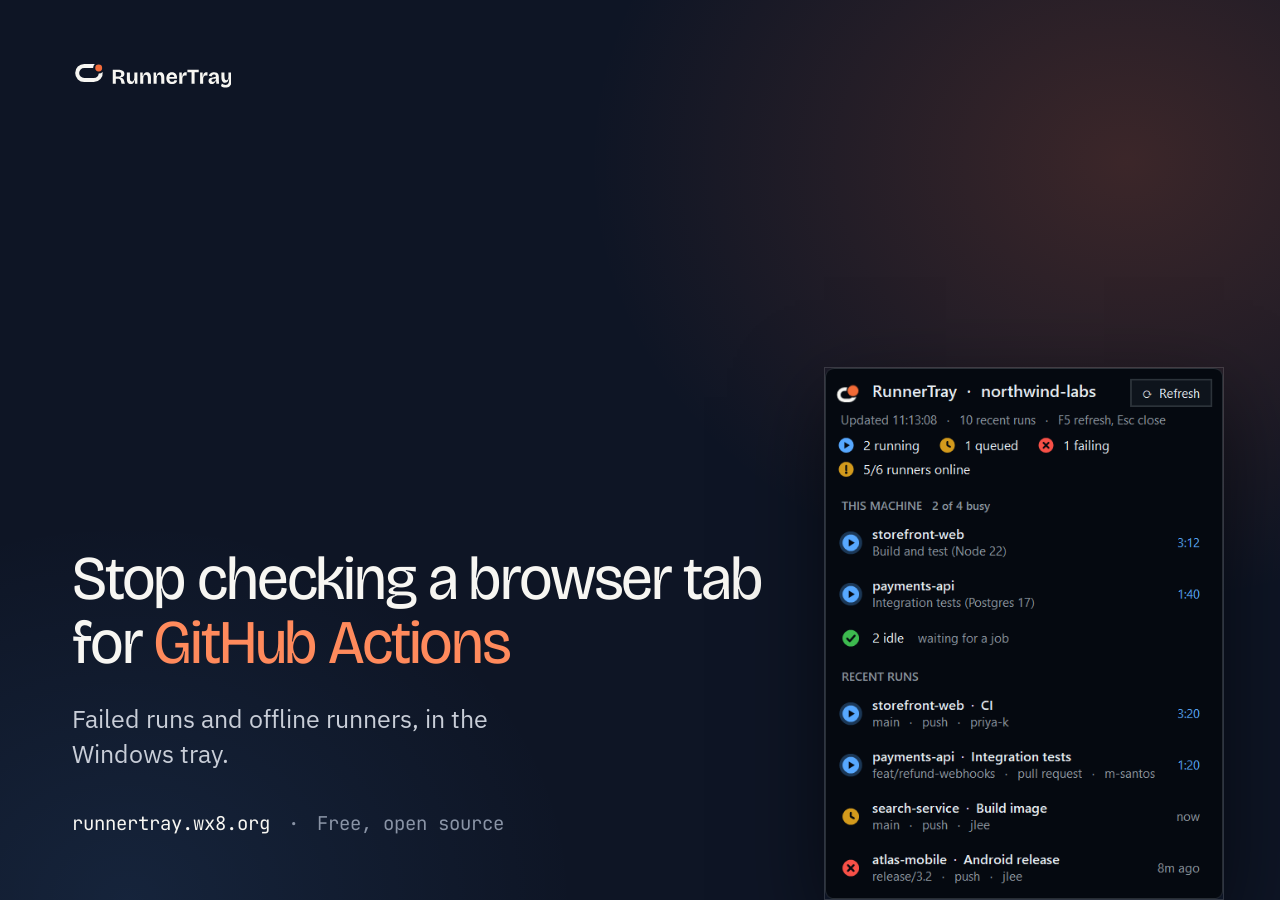
<file: tools/og/og.html>
<!doctype html>
<!-- Share card template. Render with: pwsh tools/render-og.ps1
     Output: assets/og.png (1200x630, website) and docs/social.png (1280x640, GitHub repo card). -->
<html lang="en">
<head>
<meta charset="utf-8">
<link rel="stylesheet" href="../../site/fonts/fonts.css">
<style>
  * { box-sizing: border-box; margin: 0; }
  html, body { width: 100vw; height: 100vh; overflow: hidden; }
  body {
    background:
      radial-gradient(ellipse 60% 70% at 88% 18%, rgba(242,107,58,.20), transparent 70%),
      radial-gradient(ellipse 50% 60% at 10% 100%, rgba(88,166,255,.10), transparent 70%),
      #0E1525;
    color: #F7F6F2;
    font-family: "IBM Plex Sans", system-ui, sans-serif;
    display: grid; grid-template-columns: 1fr 400px; gap: 48px;
    padding: 56px 56px 0 72px;
  }
  .text { display: flex; flex-direction: column; padding-bottom: 64px; }
  .logo { height: 34px; width: auto; align-self: flex-start; }
  h1 {
    margin-top: auto;
    font: 400 62px/1.03 "Bricolage Grotesque", system-ui, sans-serif;
    font-stretch: 96%; letter-spacing: -0.035em;
  }
  h1 em { font-style: normal; color: #FF8A5C; }
  .sub { margin-top: 26px; font-size: 25px; line-height: 1.4; color: #C9CED8; max-width: 30ch; }
  .meta {
    margin-top: 40px; display: flex; gap: 18px; align-items: center;
    font: 400 19px "JetBrains Mono", ui-monospace, monospace; color: #8A94A6;
  }
  .meta b { color: #F7F6F2; font-weight: 400; }
  .shot { align-self: end; position: relative; }
  .shot img {
    display: block; width: 400px; height: auto;
    border: 1px solid rgba(247,246,242,.14);
    box-shadow: 0 30px 80px rgba(0,0,0,.55);
  }
</style>
</head>
<body>
  <div class="text">
    <img class="logo" src="../../assets/brand/lockup-horizontal-reversed.svg" alt="RunnerTray">
    <h1>Stop checking a browser tab for <em>GitHub&nbsp;Actions</em></h1>
    <p class="sub">Failed runs and offline runners, in the Windows tray.</p>
    <p class="meta"><b>runnertray.wx8.org</b><span>·</span><span>Free, open source</span></p>
  </div>
  <div class="shot"><img src="../../docs/popup.png" alt=""></div>
</body>
</html>
</file>
<file: site/fonts/fonts.css>
/* Self-hosted fonts (latin subset), SIL Open Font License 1.1. See THIRD-PARTY-NOTICES.md. */
@font-face {
  font-family: 'Bricolage Grotesque';
  font-style: normal;
  font-weight: 400 700;
  font-stretch: 75% 100%;
  font-display: swap;
  src: url(BricolageGrotesque-w96.woff2) format('woff2');
  unicode-range: U+0000-00FF, U+0131, U+0152-0153, U+02BB-02BC, U+02C6, U+02DA, U+02DC, U+0304, U+0308, U+0329, U+2000-206F, U+20AC, U+2122, U+2191, U+2193, U+2212, U+2215, U+FEFF, U+FFFD;
}
@font-face {
  font-family: 'IBM Plex Sans';
  font-style: normal;
  font-weight: 400;
  font-stretch: 100%;
  font-display: swap;
  src: url(IBMPlexSans-400.woff2) format('woff2');
  unicode-range: U+0000-00FF, U+0131, U+0152-0153, U+02BB-02BC, U+02C6, U+02DA, U+02DC, U+0304, U+0308, U+0329, U+2000-206F, U+20AC, U+2122, U+2191, U+2193, U+2212, U+2215, U+FEFF, U+FFFD;
}
@font-face {
  font-family: 'IBM Plex Sans';
  font-style: normal;
  font-weight: 500;
  font-stretch: 100%;
  font-display: swap;
  src: url(IBMPlexSans-500.woff2) format('woff2');
  unicode-range: U+0000-00FF, U+0131, U+0152-0153, U+02BB-02BC, U+02C6, U+02DA, U+02DC, U+0304, U+0308, U+0329, U+2000-206F, U+20AC, U+2122, U+2191, U+2193, U+2212, U+2215, U+FEFF, U+FFFD;
}
@font-face {
  font-family: 'JetBrains Mono';
  font-style: normal;
  font-weight: 400;
  font-display: swap;
  src: url(JetBrainsMono-400.woff2) format('woff2');
  unicode-range: U+0000-00FF, U+0131, U+0152-0153, U+02BB-02BC, U+02C6, U+02DA, U+02DC, U+0304, U+0308, U+0329, U+2000-206F, U+20AC, U+2122, U+2191, U+2193, U+2212, U+2215, U+FEFF, U+FFFD;
}
</file>
